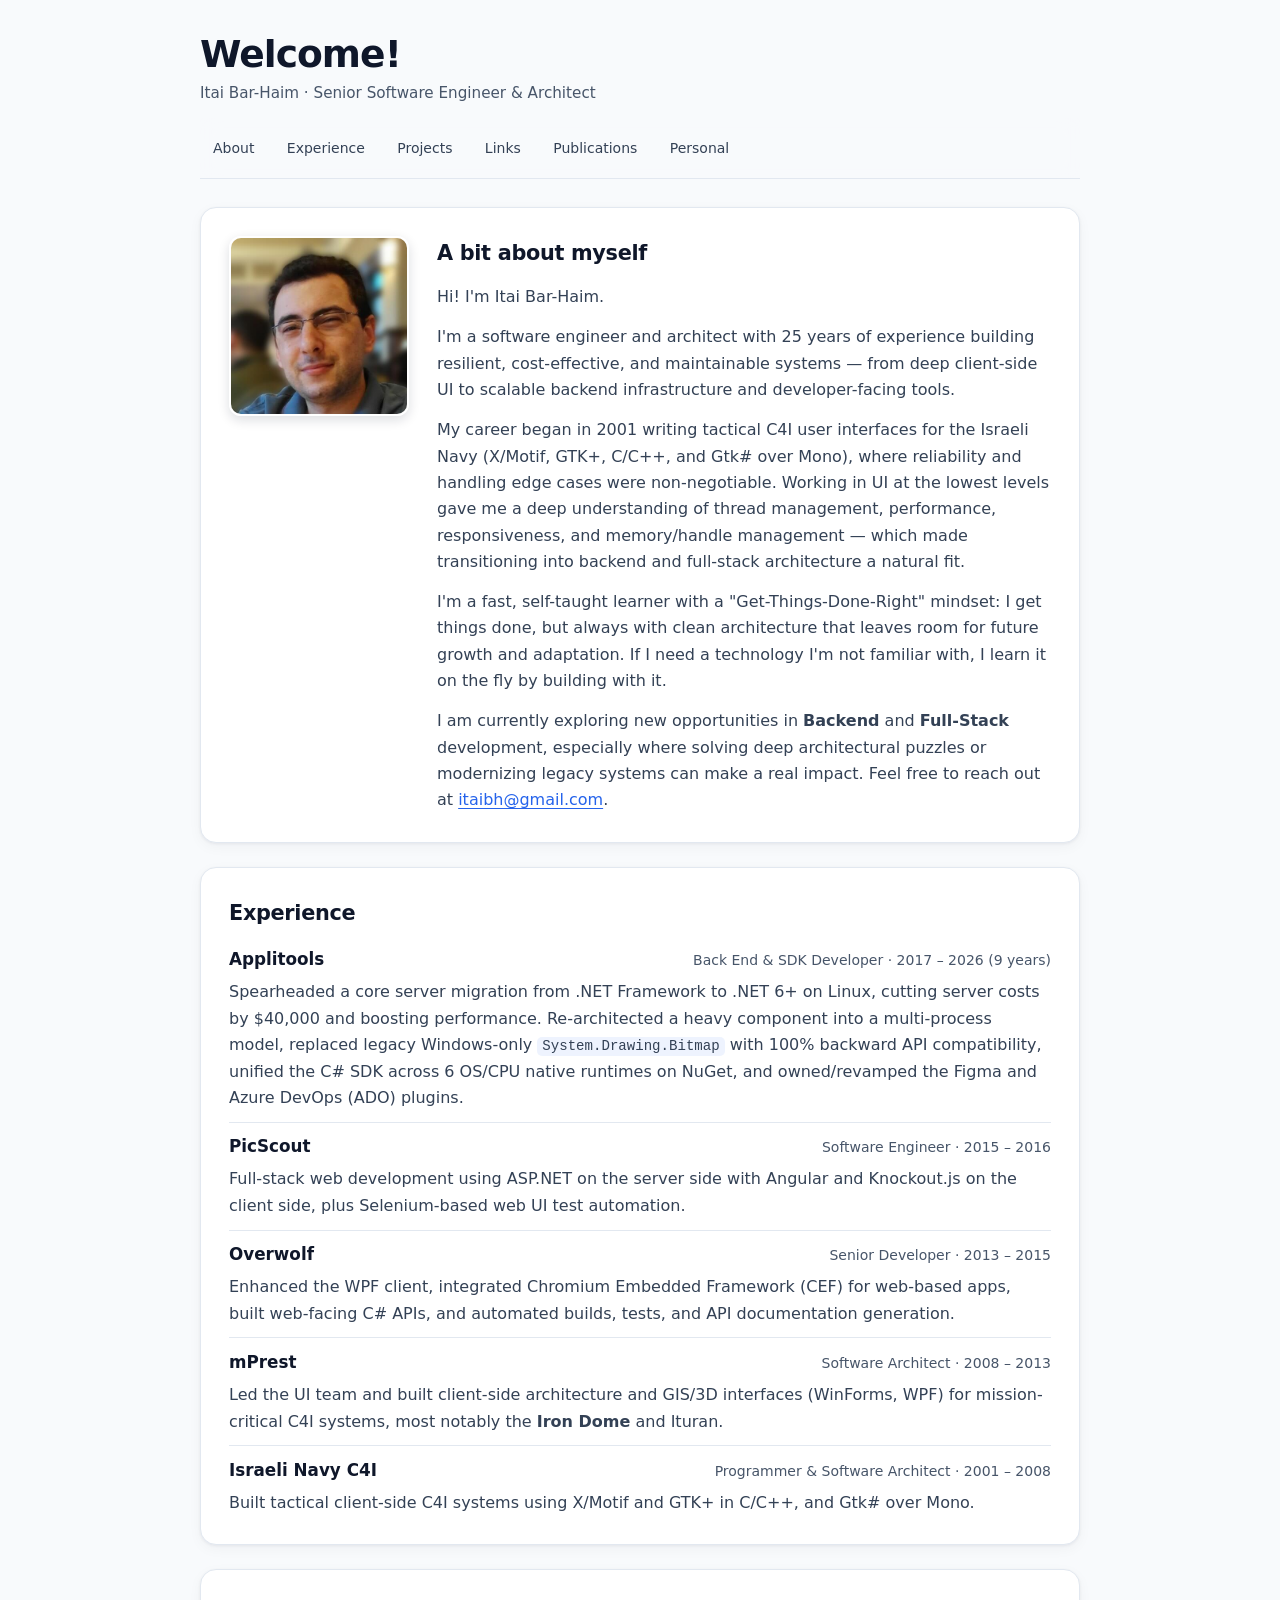
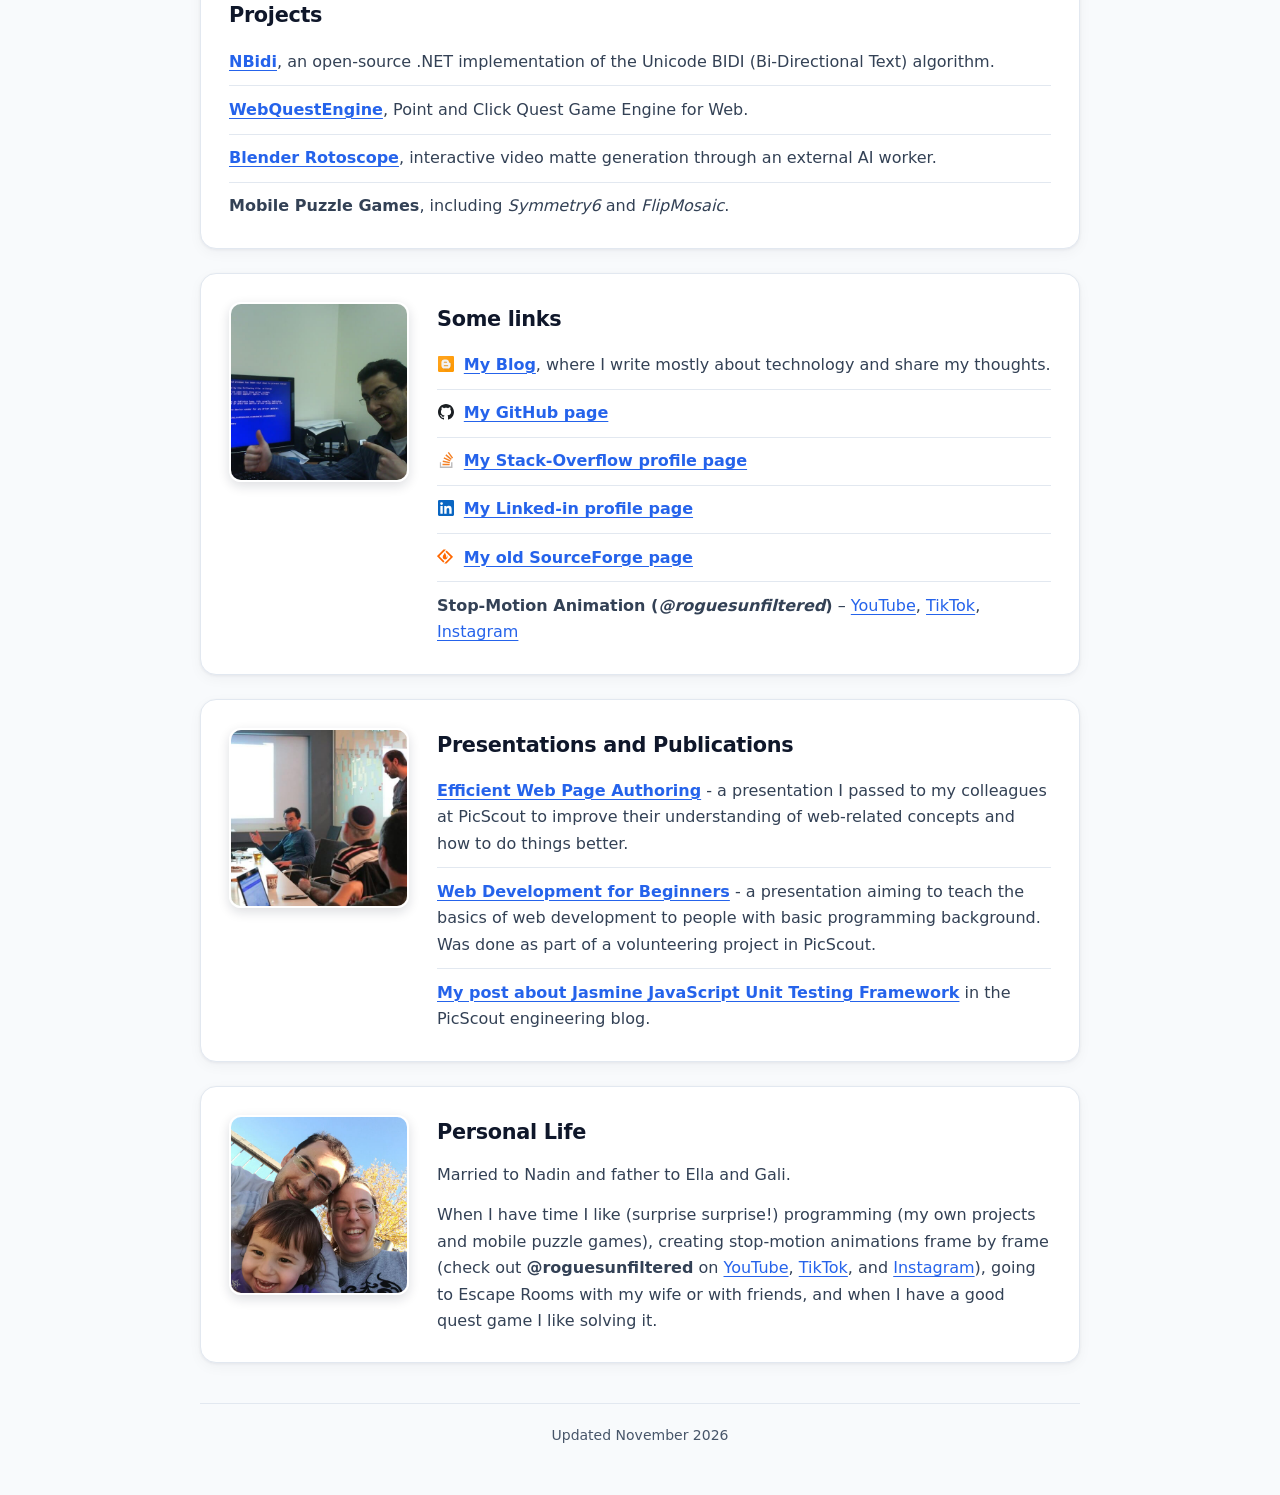
<file: index.html>
<!DOCTYPE html>
<html lang="en">

<head>
    <meta charset="UTF-8" />
    <meta name="viewport" content="width=device-width, initial-scale=1.0" />
    <title>Itai Bar-Haim</title>
    <meta name="description"
        content="Itai Bar-Haim – Senior Software Engineer & Architect with 25 years of experience in Backend, Full-Stack, and Legacy Modernization." />
    <meta property="og:title" content="Itai Bar-Haim – Senior Software Engineer & Architect" />
    <meta property="og:description"
        content="25 years of software engineering experience across Backend, Full-Stack, and client-side architecture." />
    <meta property="og:type" content="website" />
    <meta property="og:url" content="https://itaibarhaim.me/" />
    <meta property="og:image" content="https://itaibarhaim.me/thumbnail.jpg" />
    <meta name="twitter:card" content="summary_large_image" />
    <meta name="twitter:image" content="https://itaibarhaim.me/thumbnail.jpg" />
    <link rel="icon" type="image/svg+xml" href="favicon.svg" />
    <link rel="stylesheet" href="index.css?v=2" />
</head>

<body>
    <a href="#main-content" class="skip-link">Skip to main content</a>
    <div class="wrapper">
        <header class="site-header">
            <div class="header-text">
                <h1>Welcome!</h1>
                <p class="subtitle">Itai Bar-Haim &middot; Senior Software Engineer &amp; Architect</p>
            </div>
        </header>
        <nav class="site-nav" aria-label="Page sections">
            <a href="#about">About</a>
            <a href="#experience">Experience</a>
            <a href="#projects">Projects</a>
            <a href="#links">Links</a>
            <a href="#publications">Publications</a>
            <a href="#personal-life">Personal</a>
        </nav>

        <main id="main-content" tabindex="-1">
            <section id="about" class="card has-media" aria-labelledby="about-heading">
                <div class="section-media">
                    <img src="me.jpg" alt="Portrait of Itai Bar-Haim" width="180" height="180" />
                </div>
                <div class="section-body">
                    <h2 id="about-heading">A bit about myself</h2>
                    <p>Hi! I'm Itai Bar-Haim.</p>
                    <p>
                        I'm a software engineer and architect with 25 years of experience building resilient,
                        cost-effective, and maintainable systems — from deep client-side UI to scalable
                        backend infrastructure and developer-facing tools.
                    </p>
                    <p>
                        My career began in 2001 writing tactical C4I user interfaces for the Israeli Navy
                        (X/Motif, GTK+, C/C++, and Gtk# over Mono), where reliability and handling edge cases
                        were non-negotiable. Working in UI at the lowest levels gave me a deep understanding
                        of thread management, performance, responsiveness, and memory/handle management —
                        which made transitioning into backend and full-stack architecture a natural fit.
                    </p>
                    <p>
                        I'm a fast, self-taught learner with a "Get-Things-Done-Right" mindset: I get things
                        done, but always with clean architecture that leaves room for future growth and
                        adaptation. If I need a technology I'm not familiar with, I learn it on the fly by
                        building with it.
                    </p>
                    <p>
                        I am currently exploring new opportunities in <strong>Backend</strong> and
                        <strong>Full-Stack</strong> development, especially where solving deep architectural
                        puzzles or modernizing legacy systems can make a real impact. Feel free to reach out
                        at <a href="mailto:itaibh@gmail.com">itaibh@gmail.com</a>.
                    </p>
                </div>
            </section>

            <section id="experience" class="card" aria-labelledby="experience-heading">
                <div class="section-body">
                    <h2 id="experience-heading">Experience</h2>
                    <ul class="experience-list">
                        <li>
                            <div class="exp-header">
                                <h3>Applitools</h3>
                                <span class="exp-meta">Back End &amp; SDK Developer &middot; 2017 – 2026 (9
                                    years)</span>
                            </div>
                            <p>
                                Spearheaded a core server migration from .NET Framework to .NET 6+ on Linux,
                                cutting server costs by $40,000 and boosting performance. Re-architected a
                                heavy component into a multi-process model, replaced legacy Windows-only
                                <code>System.Drawing.Bitmap</code> with 100% backward API compatibility,
                                unified the C# SDK across 6 OS/CPU native runtimes on NuGet, and owned/revamped
                                the Figma and Azure DevOps (ADO) plugins.
                            </p>
                        </li>
                        <li>
                            <div class="exp-header">
                                <h3>PicScout</h3>
                                <span class="exp-meta">Software Engineer &middot; 2015 – 2016</span>
                            </div>
                            <p>
                                Full-stack web development using ASP.NET on the server side with Angular and
                                Knockout.js on the client side, plus Selenium-based web UI test automation.
                            </p>
                        </li>
                        <li>
                            <div class="exp-header">
                                <h3>Overwolf</h3>
                                <span class="exp-meta">Senior Developer &middot; 2013 – 2015</span>
                            </div>
                            <p>
                                Enhanced the WPF client, integrated Chromium Embedded Framework (CEF) for
                                web-based apps, built web-facing C# APIs, and automated builds, tests, and
                                API documentation generation.
                            </p>
                        </li>
                        <li>
                            <div class="exp-header">
                                <h3>mPrest</h3>
                                <span class="exp-meta">Software Architect &middot; 2008 – 2013</span>
                            </div>
                            <p>
                                Led the UI team and built client-side architecture and GIS/3D interfaces
                                (WinForms, WPF) for mission-critical C4I systems, most notably the
                                <strong>Iron Dome</strong> and Ituran.
                            </p>
                        </li>
                        <li>
                            <div class="exp-header">
                                <h3>Israeli Navy C4I</h3>
                                <span class="exp-meta">Programmer &amp; Software Architect &middot; 2001 – 2008</span>
                            </div>
                            <p>
                                Built tactical client-side C4I systems using X/Motif and GTK+ in C/C++, and
                                Gtk# over Mono.
                            </p>
                        </li>
                    </ul>
                </div>
            </section>

            <section id="projects" class="card" aria-labelledby="projects-heading">
                <div class="section-body">
                    <h2 id="projects-heading">Projects</h2>
                    <ul class="item-list">
                        <li>
                            <a href="https://github.com/itaibh/nbidi"><strong>NBidi</strong></a>, an open-source .NET
                            implementation of the Unicode
                            BIDI (Bi-Directional Text) algorithm.
                        </li>
                        <li>
                            <a
                                href="https://github.com/WebQuestEngine/WebQuestEngine"><strong>WebQuestEngine</strong></a>,
                            Point and Click Quest Game Engine for Web.
                        </li>
                        <li>
                            <a href="https://github.com/itaibh/blender_rotoscope"><strong>Blender
                                    Rotoscope</strong></a>, interactive video matte generation through an external AI
                            worker.
                        </li>
                        <li>
                            <strong>Mobile Puzzle Games</strong>, including <em>Symmetry6</em> and <em>FlipMosaic</em>.
                        </li>
                    </ul>
                </div>
            </section>

            <section id="links" class="card has-media" aria-labelledby="links-heading">
                <div class="section-media">
                    <img src="bsod.jpg" alt="Itai pointing at a Blue Screen of Death (BSOD) screen" width="180"
                        height="180" loading="lazy" />
                </div>
                <div class="section-body">
                    <h2 id="links-heading">Some links</h2>
                    <ul class="link-list">
                        <li id="blogger"><a href="https://blog.itaibarhaim.me"><strong>My Blog</strong></a>, where I
                            write mostly about technology and share my thoughts.</li>
                        <li id="github"><a href="https://github.com/itaibh"><strong>My GitHub page</strong></a></li>
                        <li id="stackoverflow"><a href="https://stackoverflow.com/users/47104/itai-bar-haim"><strong>My
                                    Stack-Overflow profile page</strong></a></li>
                        <li id="linkedin"><a href="https://il.linkedin.com/in/itaibarhaim"><strong>My Linked-in profile
                                    page</strong></a></li>
                        <li id="sourceforge"><a href="https://sourceforge.net/u/itaibh/profile/"><strong>My old
                                    SourceForge page</strong></a></li>
                        <li>
                            <strong>Stop-Motion Animation (<em>@roguesunfiltered</em>)</strong> &ndash;
                            <a href="https://www.youtube.com/@roguesunfiltered"
                                aria-label="Stop-Motion Animation on YouTube (@roguesunfiltered)">YouTube</a>,
                            <a href="https://www.tiktok.com/@roguesunfiltered"
                                aria-label="Stop-Motion Animation on TikTok (@roguesunfiltered)">TikTok</a>,
                            <a href="https://www.instagram.com/roguesunfiltered/"
                                aria-label="Stop-Motion Animation on Instagram (@roguesunfiltered)">Instagram</a>
                        </li>
                    </ul>
                </div>
            </section>

            <section id="publications" class="card has-media" aria-labelledby="publications-heading">
                <div class="section-media">
                    <img src="presentation.jpg" alt="Itai giving a presentation at PicScout" width="180" height="180"
                        loading="lazy" />
                </div>
                <div class="section-body">
                    <h2 id="publications-heading">Presentations and Publications</h2>
                    <ul class="item-list">
                        <li>
                            <a
                                href="https://docs.google.com/presentation/d/1JQR6T3qQruqFEa5EuNv9V_uFQCrDmYl_-0fEo4iNs7U/edit?usp=sharing"><strong>Efficient
                                    Web Page Authoring</strong></a>
                            - a presentation I passed to my colleagues at PicScout to improve their understanding of
                            web-related concepts and how to do things better.
                        </li>
                        <li>
                            <a
                                href="https://docs.google.com/presentation/d/1yHRh_BVuZM5fKmHdnKYT-n3G6Y3nnwXOqjiaq_0AgeI/edit?usp=sharing"><strong>Web
                                    Development for Beginners</strong></a>
                            - a presentation aiming to teach the basics of web development to people with basic
                            programming background. Was done as part of a volunteering
                            project in PicScout.
                        </li>
                        <li>
                            <a href="http://engineering.picscout.com/2016/04/writing-web-based-client-side-unit.html"><strong>My
                                    post about Jasmine JavaScript Unit Testing Framework</strong></a>
                            in the PicScout engineering blog.
                        </li>
                    </ul>
                </div>
            </section>

            <section id="personal-life" class="card has-media" aria-labelledby="personal-life-heading">
                <div class="section-media">
                    <img src="family.jpg" alt="Itai with his family" width="180" height="180" loading="lazy" />
                </div>
                <div class="section-body">
                    <h2 id="personal-life-heading">Personal Life</h2>
                    <p>
                        Married to Nadin and father to Ella and Gali.
                    </p>
                    <p>
                        When I have time I like (surprise surprise!) programming (my own projects and mobile puzzle
                        games),
                        creating stop-motion animations frame by frame (check out <strong>@roguesunfiltered</strong> on
                        <a href="https://www.youtube.com/@roguesunfiltered"
                            aria-label="@roguesunfiltered on YouTube">YouTube</a>,
                        <a href="https://www.tiktok.com/@roguesunfiltered"
                            aria-label="@roguesunfiltered on TikTok">TikTok</a>, and
                        <a href="https://www.instagram.com/roguesunfiltered/"
                            aria-label="@roguesunfiltered on Instagram">Instagram</a>),
                        going to Escape Rooms with my wife or with friends, and when I have a good quest game I like
                        solving it.
                    </p>
                </div>
            </section>
        </main>

        <footer>
            Updated November 2026
        </footer>
    </div>
</body>

</html>
</file>
<file: index.css>
:root {
    --bg: #f8fafc;
    --header-bg: rgba(248, 250, 252, 0.85);
    --surface: #ffffff;
    --text: #334155;
    --text-heading: #0f172a;
    --text-muted: #475569;
    --accent: #2563eb;
    --accent-hover: #1d4ed8;
    --accent-soft: rgba(37, 99, 235, 0.08);
    --border: #e2e8f0;
    --shadow: 0 1px 3px rgba(15, 23, 42, 0.06), 0 4px 14px rgba(15, 23, 42, 0.04);
    --media-shadow: 0 4px 12px rgba(15, 23, 42, 0.14);
    --icon-bg: transparent;
}

@media (prefers-color-scheme: dark) {
    :root {
        --bg: #0f172a;
        --header-bg: rgba(15, 23, 42, 0.85);
        --surface: #1e293b;
        --text: #cbd5e1;
        --text-heading: #f8fafc;
        --text-muted: #94a3b8;
        --accent: #60a5fa;
        --accent-hover: #93c5fd;
        --accent-soft: rgba(96, 165, 250, 0.12);
        --border: #334155;
        --shadow: 0 1px 3px rgba(0, 0, 0, 0.3), 0 6px 18px rgba(0, 0, 0, 0.25);
        --media-shadow: 0 4px 14px rgba(0, 0, 0, 0.4);
        --icon-bg: #f1f5f9;
    }
}

*,
*::before,
*::after {
    box-sizing: border-box;
}

@media (prefers-reduced-motion: no-preference) {
    html {
        scroll-behavior: smooth;
    }
}

@media (prefers-reduced-motion: reduce) {
    *,
    *::before,
    *::after {
        transition-duration: 0.01ms !important;
        animation-duration: 0.01ms !important;
    }
}

body {
    margin: 0;
    padding: 0;
    font-family: system-ui, -apple-system, "Segoe UI", Roboto, "Helvetica Neue", Arial, sans-serif;
    font-size: 1rem;
    line-height: 1.65;
    color: var(--text);
    background-color: var(--bg);
    -webkit-font-smoothing: antialiased;
}

/* Skip Link & Focus Indicators */
.skip-link {
    position: absolute;
    left: -9999px;
    top: 0;
    z-index: 100;
    padding: 0.65rem 1rem;
    background-color: var(--text-heading);
    color: var(--surface);
    font-weight: 600;
    text-decoration: none;
    border-radius: 0 0 8px 0;
}

.skip-link:focus {
    left: 0.75rem;
    top: 0.75rem;
    border-radius: 8px;
}

:focus-visible {
    outline: 2px solid var(--accent);
    outline-offset: 3px;
}

main:focus {
    outline: none;
}

.wrapper {
    max-width: 920px;
    margin: 0 auto;
    padding: 0 1.25rem 3rem;
}

/* Header & Navigation */
.site-header {
    padding: 2rem 0 0.75rem;
}

.site-header h1 {
    margin: 0;
    font-size: clamp(1.85rem, 3.5vw, 2.35rem);
    font-weight: 800;
    letter-spacing: -0.025em;
    color: var(--text-heading);
    line-height: 1.2;
}

.subtitle {
    margin: 0.25rem 0 0;
    font-size: 0.95rem;
    color: var(--text-muted);
    font-weight: 500;
}

.site-nav {
    position: sticky;
    top: 0;
    z-index: 10;
    display: flex;
    flex-wrap: wrap;
    gap: 0.4rem;
    margin-bottom: 1.75rem;
    padding: 0.75rem 0;
    background-color: var(--header-bg);
    backdrop-filter: blur(10px);
    -webkit-backdrop-filter: blur(10px);
    border-bottom: 1px solid var(--border);
}

.site-nav a {
    display: inline-block;
    padding: 0.35rem 0.75rem;
    border: 1px solid transparent;
    border-radius: 999px;
    font-size: 0.875rem;
    font-weight: 500;
    color: var(--text);
    text-decoration: none;
    transition: background-color 0.15s ease, color 0.15s ease;
}

.site-nav a:hover,
.site-nav a:focus-visible {
    background-color: var(--accent-soft);
    color: var(--accent-hover);
    text-decoration: none;
}

/* Cards & Sections */
main {
    display: flex;
    flex-direction: column;
    gap: 1.5rem;
}

.card {
    background-color: var(--surface);
    border: 1px solid var(--border);
    border-radius: 16px;
    padding: 1.75rem;
    box-shadow: var(--shadow);
    scroll-margin-top: 4.5rem;
}

.card.has-media {
    display: flex;
    gap: 1.75rem;
    align-items: flex-start;
}

.section-media {
    flex-shrink: 0;
    width: 180px;
}

.section-media img {
    display: block;
    width: 180px;
    height: 180px;
    object-fit: cover;
    border-radius: 12px;
    border: 2px solid var(--surface);
    box-shadow: var(--media-shadow);
}

.section-body {
    flex: 1;
    min-width: 0;
}

.section-body h2 {
    margin: 0 0 0.85rem;
    font-size: 1.3rem;
    font-weight: 700;
    letter-spacing: -0.015em;
    color: var(--text-heading);
}

.section-body p {
    margin: 0 0 0.85rem;
}

.section-body p:last-child {
    margin-bottom: 0;
}

/* Links */
a {
    color: var(--accent);
    text-decoration: underline;
    text-decoration-thickness: 1px;
    text-underline-offset: 3px;
    transition: color 0.15s ease;
}

a:hover {
    color: var(--accent-hover);
}

/* Lists */
.item-list,
.link-list,
.experience-list {
    margin: 0;
    padding: 0;
    list-style: none;
}

.item-list li,
.link-list li,
.experience-list li {
    padding: 0.65rem 0;
    border-bottom: 1px solid var(--border);
}

.item-list li:first-child,
.link-list li:first-child,
.experience-list li:first-child {
    padding-top: 0.15rem;
}

.item-list li:last-child,
.link-list li:last-child,
.experience-list li:last-child {
    padding-bottom: 0;
    border-bottom: none;
}

.exp-header {
    display: flex;
    flex-wrap: wrap;
    justify-content: space-between;
    align-items: baseline;
    gap: 0.25rem 0.75rem;
    margin-bottom: 0.35rem;
}

.exp-header h3,
.exp-header strong {
    margin: 0;
    color: var(--text-heading);
    font-size: 1.05rem;
    font-weight: 700;
}

.exp-meta {
    font-size: 0.875rem;
    color: var(--text-muted);
    font-weight: 500;
}

.experience-list p {
    margin: 0;
}

code {
    font-family: ui-monospace, SFMono-Regular, Menlo, Monaco, Consolas, monospace;
    font-size: 0.88em;
    padding: 0.1em 0.35em;
    border-radius: 5px;
    background-color: var(--accent-soft);
}

/* Sprite Icons in #links */
#blogger::before,
#github::before,
#stackoverflow::before,
#linkedin::before,
#sourceforge::before {
    content: "";
    width: 18px;
    height: 18px;
    margin: 0 0.55rem -3px 0;
    background-image: url(icons.svg);
    background-repeat: no-repeat;
    background-color: var(--icon-bg);
    border-radius: 4px;
    display: inline-block;
    vertical-align: baseline;
}

#blogger::before { background-position: 0px 0px; }
#github::before { background-position: -19px 0px; }
#stackoverflow::before { background-position: -36px 0px; }
#linkedin::before { background-position: -54px 0px; }
#sourceforge::before { background-position: -73px 0px; }

/* Footer */
footer {
    margin-top: 2.5rem;
    padding-top: 1.25rem;
    border-top: 1px solid var(--border);
    text-align: center;
    font-size: 0.875rem;
    color: var(--text-muted);
}

/* Responsive */
@media (max-width: 680px) {
    .wrapper {
        padding: 0 1rem 2rem;
    }

    .site-header {
        padding: 1.25rem 0 0.5rem;
    }

    .card {
        padding: 1.35rem;
        scroll-margin-top: 5.5rem;
    }

    .card.has-media {
        flex-direction: column;
        align-items: stretch;
        gap: 1.25rem;
    }

    .section-media {
        width: 100%;
        display: flex;
        justify-content: center;
    }

    .section-media img {
        width: 150px;
        height: 150px;
    }
}
</file>
